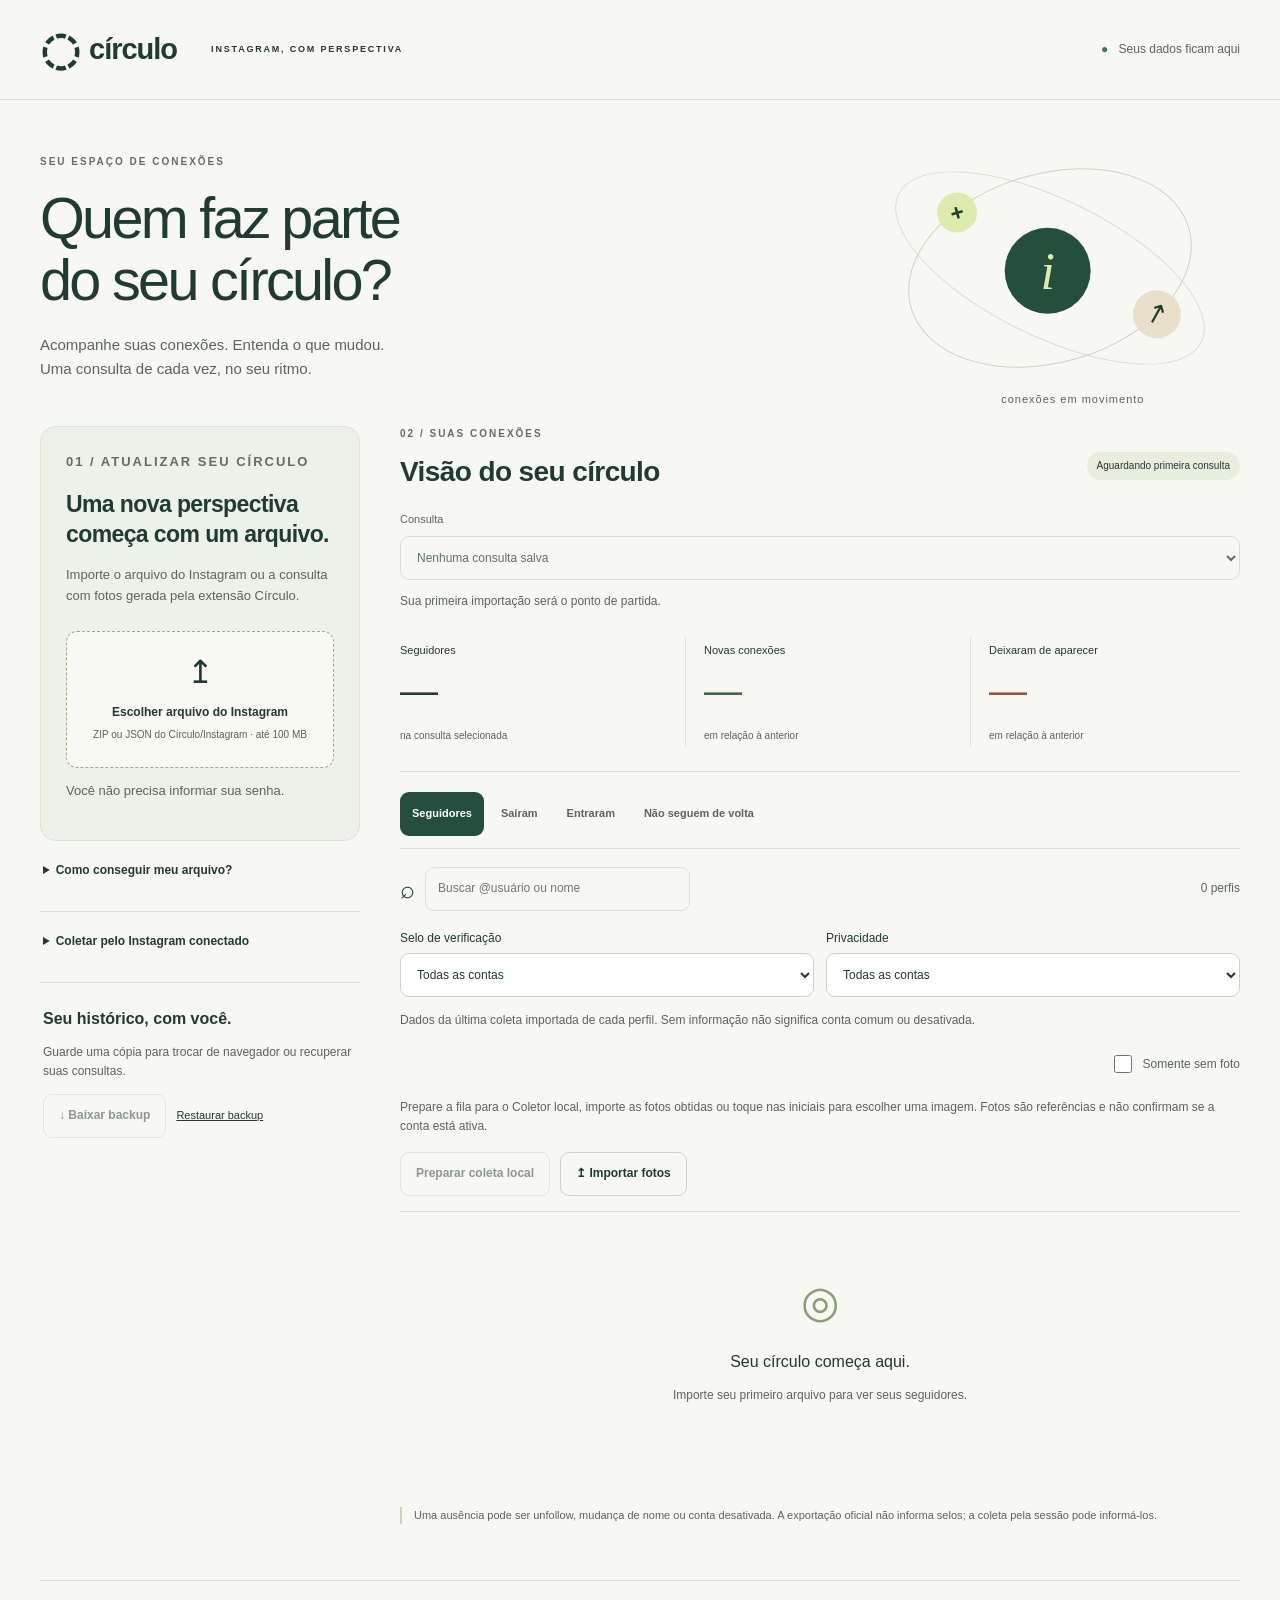
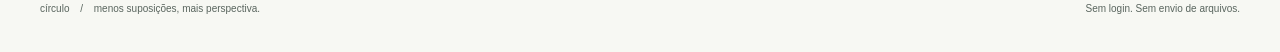
<file: index.html>
<!doctype html>
<html lang="pt-BR">
<meta charset="utf-8"><meta name="viewport" content="width=device-width,initial-scale=1">
<meta http-equiv="Content-Security-Policy" content="default-src 'self'; style-src 'self'; script-src 'self'; connect-src 'self'; img-src 'self' data:; object-src 'none'; base-uri 'none'">
<meta name="description" content="Compare suas exportações do Instagram e acompanhe mudanças nos seguidores com dados guardados no seu navegador.">
<title>Círculo · Seu Instagram, com perspectiva</title>
<link rel="stylesheet" href="style.css"><script src="app.js" type="module"></script>
<body>
<header><a class="brand" href="./"><span class="mark" aria-hidden="true">◌</span> círculo<span class="brand-note">INSTAGRAM, COM PERSPECTIVA</span></a><span class="privacy"><span aria-hidden="true">●</span> Seus dados ficam aqui</span></header>
<main>
<section class="heading"><div><p class="eyebrow">SEU ESPAÇO DE CONEXÕES</p><h1>Quem faz parte<br>do seu círculo?</h1><p class="intro">Acompanhe suas conexões. Entenda o que mudou.<br>Uma consulta de cada vez, no seu ritmo.</p></div><div class="orbit" aria-hidden="true"><span class="orbit-label">conexões em movimento</span><i>i</i><b>+</b><em>↗</em></div></section>
<div id="notice" role="status" aria-live="polite" hidden></div>
<section class="workspace">
<aside><div class="import-panel"><p class="eyebrow">01 / ATUALIZAR SEU CÍRCULO</p><h2>Uma nova perspectiva <br>começa com um arquivo.</h2><p>Importe o arquivo do Instagram ou a consulta com fotos gerada pela extensão Círculo.</p><label class="drop" id="drop"><span class="upload-icon" aria-hidden="true">↥</span><strong>Escolher arquivo do Instagram</strong><span>ZIP ou JSON do Círculo/Instagram · até 100 MB</span><input id="file" type="file" accept=".zip,.json" aria-label="Escolher arquivo do Instagram"></label><p id="file-info" class="small">Você não precisa informar sua senha.</p><form id="import-form" hidden><label>Conta do Instagram<input id="account" required maxlength="30" pattern="[A-Za-z0-9_.]+" placeholder="seu.usuario" autocomplete="off"></label><label>Data da exportação<input id="date" type="date" required></label><p class="small">Confira a conta e a data antes de salvar. Compare sempre exportações completas da mesma conta.</p><button class="primary" type="submit">Salvar consulta e comparar <span aria-hidden="true">↗</span></button></form></div><details class="help"><summary>Como conseguir meu arquivo?</summary><p>No Instagram, procure “Exportar suas informações” na Central de Contas. Inclua seguidores e seguindo, escolha todo o período e o formato JSON. Importe o ZIP recebido aqui.</p></details><details class="help"><summary>Coletar pelo Instagram conectado</summary><p>Na extensão Círculo · Conexões e fotos, clique em Coletar conexões e fotos → Iniciar coleta. Depois baixe e importe o arquivo aqui. Não precisa de Console, senha ou rolagem manual.</p><p>Já usa a extensão? Recarregue-a uma vez na página de extensões do Chrome para receber a versão 0.3.</p></details><div class="backup"><h3>Seu histórico, com você.</h3><p>Guarde uma cópia para trocar de navegador ou recuperar suas consultas.</p><button id="export" class="secondary" disabled>↓ Baixar backup</button><label class="restore">Restaurar backup<input id="restore" type="file" accept=".json" aria-label="Restaurar backup"></label></div></aside>
<section class="results" aria-label="Análise de conexões"><div class="section-top"><div><p class="eyebrow">02 / SUAS CONEXÕES</p><h2>Visão do seu círculo</h2></div><span class="badge" id="state">Aguardando primeira consulta</span></div><label class="history-label" for="history">Consulta</label><select id="history" disabled><option>Nenhuma consulta salva</option></select><p id="comparison" class="small">Sua primeira importação será o ponto de partida.</p><div class="stats"><div><span>Seguidores</span><strong id="total">—</strong><small>na consulta selecionada</small></div><div><span>Novas conexões</span><strong id="gained">—</strong><small>em relação à anterior</small></div><div><span>Deixaram de aparecer</span><strong id="lost">—</strong><small>em relação à anterior</small></div></div><nav id="filters" aria-label="Filtrar perfis"><button data-filter="followers" aria-pressed="true">Seguidores</button><button data-filter="lost" aria-pressed="false">Saíram</button><button data-filter="gained" aria-pressed="false">Entraram</button><button data-filter="nonmutual" aria-pressed="false">Não seguem de volta</button></nav><div id="category-tools" hidden><label for="category-filter">Categoria</label><select id="category-filter"><option value="all">Todas as categorias</option><option value="review">A revisar</option><option value="personal">Pessoal</option><option value="artist">Artista/figura pública</option><option value="brand">Marca/organização</option></select><p class="small">Você escolhe a categoria de cada perfil. Essa classificação fica salva para as próximas consultas.</p></div><div class="search-row"><label class="search"><span aria-hidden="true">⌕</span><input id="search" type="search" placeholder="Buscar @usuário ou nome" aria-label="Buscar por usuário ou nome"></label><span id="count" class="small">0 perfis</span></div><div class="account-filters"><label>Selo de verificação<select id="verification-filter"><option value="all">Todas as contas</option><option value="yes">Com selo informado</option><option value="no">Sem selo informado</option><option value="unknown">Sem informação</option></select></label><label>Privacidade<select id="privacy-filter"><option value="all">Todas as contas</option><option value="yes">Privadas</option><option value="no">Públicas</option><option value="unknown">Sem informação</option></select></label></div><p class="small">Dados da última coleta importada de cada perfil. Sem informação não significa conta comum ou desativada.</p><div class="photo-toolbar"><span id="photo-coverage" class="small"></span><label><input id="without-photo" type="checkbox"> Somente sem foto</label></div><p class="profile-hint small">Prepare a fila para o Coletor local, importe as fotos obtidas ou toque nas iniciais para escolher uma imagem. Fotos são referências e não confirmam se a conta está ativa.</p><button id="prepare-local" type="button" class="secondary" disabled>Preparar coleta local</button><label class="photos-import secondary">↥ Importar fotos<input id="photos-import" type="file" accept=".json" aria-label="Importar fotos do Coletor local ou da extensão Círculo"></label><input id="photo-file" type="file" accept="image/jpeg,image/png,image/webp" aria-label="Escolher foto de referência" hidden><div id="list" class="list"><div class="empty"><span aria-hidden="true">◎</span><h3>Seu círculo começa aqui.</h3><p>Importe seu primeiro arquivo para ver os seguidores.<br>Na próxima consulta, você verá o que mudou.</p></div></div><button id="more" class="secondary" hidden>Mostrar mais perfis</button><p class="footnote">Uma ausência pode ser unfollow, mudança de nome ou conta desativada. A exportação oficial não informa selos; a coleta pela sessão pode informá-los.</p></section>
</section><footer><span>círculo <span aria-hidden="true">/</span> menos suposições, mais perspectiva.</span><span>Sem login. Sem envio de arquivos.</span></footer>
</main></body></html>
</file>
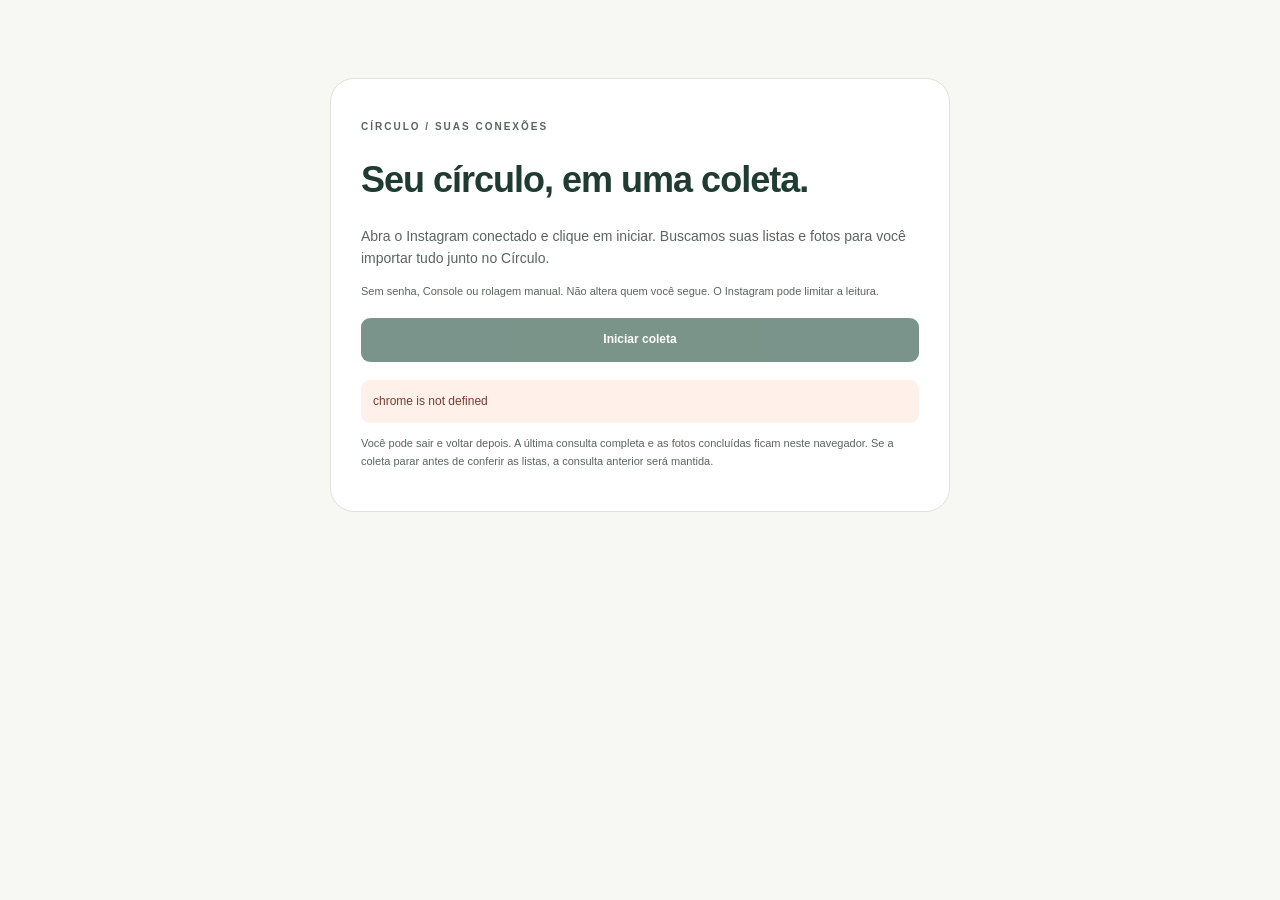
<file: extension/collection.html>
<!doctype html><html lang="pt-BR"><meta charset="utf-8"><meta name="viewport" content="width=device-width,initial-scale=1"><title>Círculo · Coletar conexões</title><link rel="stylesheet" href="popup.css"><link rel="stylesheet" href="collection.css"><script src="collection.mjs" type="module"></script>
<body><main><p class="eyebrow">CÍRCULO / SUAS CONEXÕES</p><h1>Seu círculo, em uma coleta.</h1><p>Abra o Instagram conectado e clique em iniciar. Buscamos suas listas e fotos para você importar tudo junto no Círculo.</p><p class="small">Sem senha, Console ou rolagem manual. Não altera quem você segue. O Instagram pode limitar a leitura.</p><button id="start" disabled>Iniciar coleta</button><button id="stop" hidden>Parar e guardar progresso</button><progress id="progress" max="1" value="0" hidden aria-label="Progresso das fotos"></progress><p id="status" role="status" aria-live="polite">Pronto para começar. Mantenha esta aba e a aba do Instagram abertas durante a coleta.</p><div id="result" hidden><h2 id="account"></h2><p id="summary"></p><button id="download">↓ Baixar para o Círculo</button><button id="photos">Continuar fotos restantes</button><p class="small">No Círculo, escolha este arquivo em “Escolher arquivo do Instagram”. As listas e as fotos serão importadas juntas. Fotos antigas e categorias manuais serão preservadas.</p></div><p class="small">Você pode sair e voltar depois. A última consulta completa e as fotos concluídas ficam neste navegador. Se a coleta parar antes de conferir as listas, a consulta anterior será mantida.</p></main></body></html>
</file>
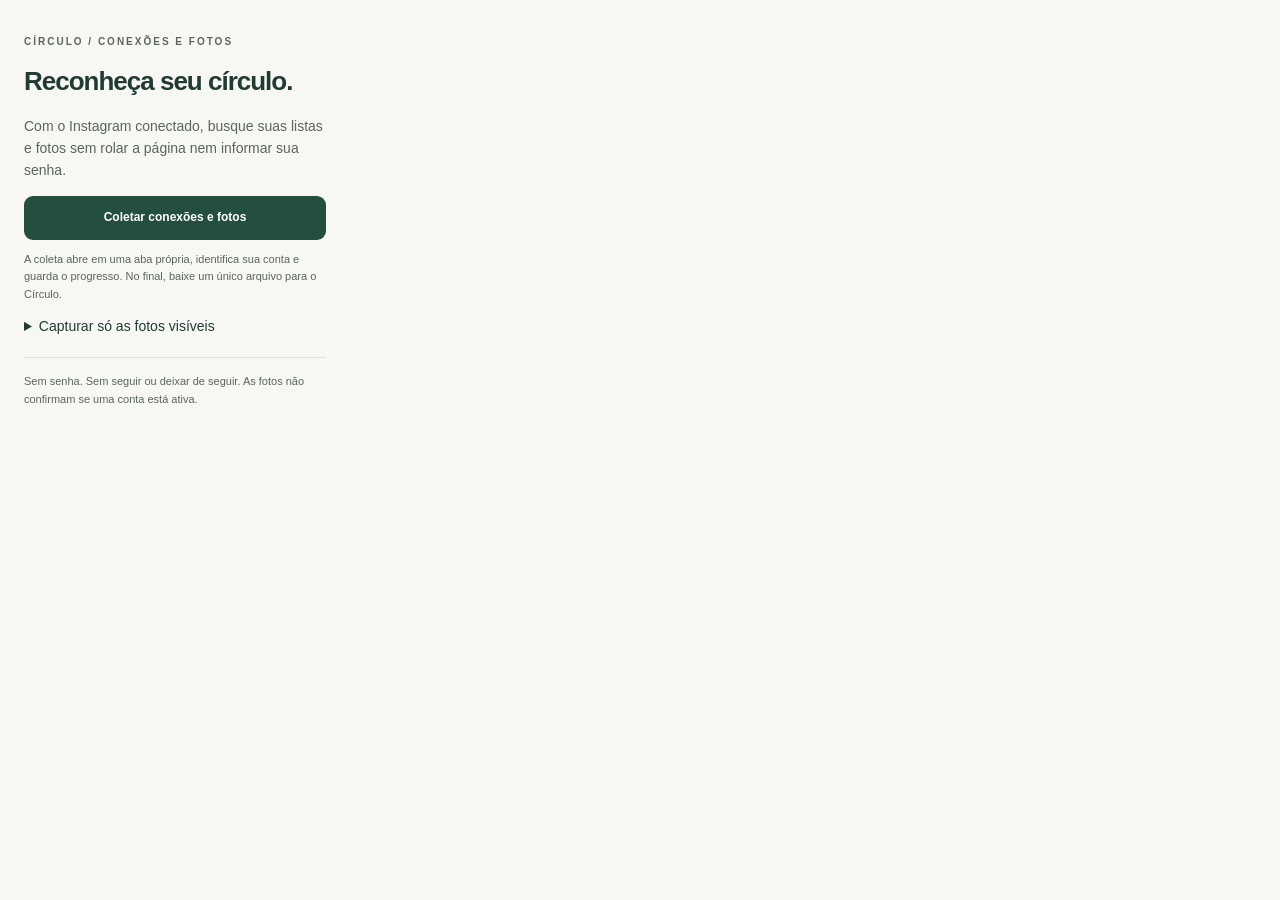
<file: extension/popup.html>
<!doctype html>
<html lang="pt-BR"><meta charset="utf-8"><meta name="viewport" content="width=device-width,initial-scale=1"><meta name="description" content="Capture fotos de perfis visíveis no Instagram para importar no Círculo."><title>Círculo · Conexões e fotos</title><link rel="stylesheet" href="popup.css"><script src="popup.js" type="module"></script>
<body><main><p class="eyebrow">CÍRCULO / CONEXÕES E FOTOS</p><h1>Reconheça seu círculo.</h1><p>Com o Instagram conectado, busque suas listas e fotos sem rolar a página nem informar sua senha.</p><button id="collect-all" type="button">Coletar conexões e fotos</button><p class="small">A coleta abre em uma aba própria, identifica sua conta e guarda o progresso. No final, baixe um único arquivo para o Círculo.</p><details><summary>Capturar só as fotos visíveis</summary><div class="capture-stats"><div><strong id="saved-count">0</strong><span>fotos guardadas nesta conta</span></div><div><strong id="missing-count">—</strong><span>visíveis ainda sem foto</span></div></div><form id="capture-form"><label for="account">Sua conta no Círculo</label><input id="account" required maxlength="30" pattern="[A-Za-z0-9_.]+" placeholder="seu.usuario" autocomplete="off"><p class="small">Use o mesmo usuário da consulta salva no Círculo. Não é a conta do perfil que você está visitando.</p><button id="capture" type="submit">Capturar fotos visíveis</button></form><progress id="progress" max="1" value="0" aria-label="Progresso da captura atual" hidden></progress><p id="status" role="status" aria-live="polite">Nenhuma captura feita.</p><button id="download" type="button" hidden>↓ Baixar todas as fotos desta conta</button><button id="clear" type="button" hidden>Limpar capturas desta conta</button><p class="small">Depois, use “Importar fotos” no Círculo. Role a lista do Instagram e repita para outros perfis. As fotos concluídas ficam guardadas mesmo se você fechar esta janela. Reabra na mesma conta para continuar.</p></details></main><footer>Sem senha. Sem seguir ou deixar de seguir. As fotos não confirmam se uma conta está ativa.</footer></body></html>
</file>
<file: style.css>
@charset "UTF-8";
:root{--bg:#f7f8f3;--ink:#203b32;--muted:#59655e;--line:#dde3d9;--green:#244e3e;--lime:#ddebaf;--white:#fff;--rose:#925343}*{box-sizing:border-box}body{margin:0;background:var(--bg);color:var(--ink);font:15px/1.6 "Segoe UI",Arial,sans-serif}button,input,select{font:inherit}button,a,label.drop,.restore{touch-action:manipulation}button{cursor:pointer}button:disabled{opacity:.5;cursor:default}button,input,select{border-radius:9px}button:focus-visible,a:focus-visible,input:focus-visible,select:focus-visible,summary:focus-visible,.drop:focus-within,.restore:focus-within{outline:3px solid #95733b;outline-offset:4px}header{max-width:1360px;margin:auto;min-height:100px;border-bottom:1px solid var(--line);display:flex;align-items:center;justify-content:space-between;padding:0 40px;gap:20px}.brand{display:flex;align-items:center;gap:10px;text-decoration:none;color:var(--ink);font-size:29px;font-weight:650;letter-spacing:-1px}.mark{font-size:46px;line-height:1}.brand-note{font-size:9px;letter-spacing:1.8px;margin-left:24px;font-weight:600}.privacy{font-size:12px;color:var(--muted)}.privacy span{color:#3e7755;margin-right:7px}main{max-width:1280px;padding:0 40px;margin:auto}.heading{display:flex;align-items:center;justify-content:space-between;padding:54px 0 45px}.eyebrow{font-size:10px;font-weight:700;letter-spacing:2px;margin:0 0 17px;color:#60705e}h1{font-size:clamp(38px,4.5vw,60px);line-height:1.08;letter-spacing:-2.7px;font-weight:500;margin:0}p{color:var(--muted)}.intro{margin:22px 0 0}.orbit{position:relative;border:1px solid #c9d6bf;border-radius:50%;height:190px;width:290px;transform:rotate(-16deg);margin-right:45px}.orbit:before{content:"";position:absolute;inset:25px -25px;border:1px solid #d9dfc9;border-radius:50%;transform:rotate(42deg)}.orbit i,.orbit b,.orbit em{position:absolute;display:grid;place-items:center;border-radius:50%;font-style:normal}.orbit i{width:86px;height:86px;background:var(--green);color:var(--lime);top:53px;left:98px;font:italic 52px Georgia;transform:rotate(16deg)}.orbit b{width:40px;height:40px;top:-5px;left:50px;background:var(--lime);font-size:23px}.orbit em{width:48px;height:48px;bottom:-4px;right:30px;background:#eadfca;font-size:27px}.orbit-label{position:absolute;bottom:-48px;left:58px;transform:rotate(16deg);font-size:11px;letter-spacing:1px;color:var(--muted)}.workspace{display:grid;grid-template-columns:320px minmax(0,1fr);gap:40px;padding-bottom:45px}h2{font-size:23px;line-height:1.3;letter-spacing:-.6px;font-weight:550;margin:0 0 15px}h3{font-size:16px;margin:0 0 9px}.import-panel{background:#edf1e7;border:1px solid #dce4d3;border-radius:16px;padding:25px}.import-panel p{font-size:13px}.drop{display:flex;position:relative;flex-direction:column;align-items:center;text-align:center;border:1px dashed #9aaa8b;border-radius:11px;padding:24px 12px;background:#f7f9f2;cursor:pointer;margin:24px 0 12px}.drop:hover,.drop.dragover{border-color:var(--green);background:#e5edda}.drop strong{font-size:12px}.drop>span:last-of-type{font-size:10px;color:var(--muted);margin-top:5px}.upload-icon{font-size:32px;line-height:1;margin-bottom:15px}.drop input,.restore input{position:absolute;inset:0;opacity:0;width:100%;height:100%;cursor:pointer}.small{font-size:12px;color:var(--muted)}#file-info{overflow-wrap:anywhere}form label{display:block;font-size:12px;font-weight:600;margin:15px 0}input:not([type=file]),select{width:100%;border:1px solid #cbd5c5;padding:10px 12px;background:white;color:var(--ink);min-height:44px}button{min-height:44px;border:0;padding:10px 15px;font-weight:600;font-size:12px}.primary{background:var(--green);color:white;width:100%}.primary span{margin-left:12px}.secondary{border:1px solid #cbd5c5;background:transparent;color:var(--ink)}.help{padding:20px 3px;border-bottom:1px solid var(--line);font-size:12px}.help summary{cursor:pointer;font-weight:600;min-height:30px}.backup{padding:23px 3px}.backup p{font-size:12px}.restore{position:relative;display:inline-flex;align-items:center;min-height:44px;font-size:11px;margin-left:10px;text-decoration:underline;cursor:pointer}.section-top{display:flex;align-items:center;justify-content:space-between;gap:10px}.section-top .eyebrow{margin-bottom:12px}.section-top h2{font-size:28px}.badge{background:#e8edde;padding:6px 10px;border-radius:30px;font-size:10px;max-width:190px}.history-label{font-size:11px;color:var(--muted)}#history{font-size:12px;max-width:100%;margin-top:6px;background:transparent}.stats{display:grid;grid-template-columns:repeat(3,1fr);border-bottom:1px solid var(--line);padding:14px 0 25px;margin:0 0 20px;gap:15px}.stats>div{border-left:1px solid var(--line);padding-left:18px}.stats>div:first-child{border:0;padding-left:0}.stats span{font-size:11px}.stats strong{display:block;font-size:38px;font-weight:500;letter-spacing:-1.5px;line-height:1.6}.stats small{font-size:10px;color:var(--muted)}#gained{color:#3f6946}#lost{color:var(--rose)}nav{display:flex;flex-wrap:wrap;gap:5px;border-bottom:1px solid var(--line);padding-bottom:12px}nav button{background:transparent;color:var(--muted);padding:9px 12px;font-size:11px}nav button[aria-pressed=true]{background:var(--green);color:white}.search-row{display:flex;align-items:center;justify-content:space-between;gap:15px;margin:18px 0}.search{display:flex;align-items:center;gap:10px;max-width:290px;width:70%}.search span{font-size:25px}.search input{background:transparent;border-color:var(--line);font-size:12px}.list{border-top:1px solid var(--line)}.profile{display:flex;align-items:center;gap:13px;border-bottom:1px solid var(--line);padding:12px 0}.avatar{flex:0 0 38px;height:38px;border-radius:50%;display:grid;place-items:center;background:#e7ecde;font-size:12px;font-weight:650;text-transform:uppercase}.profile:nth-child(3n) .avatar{background:#eee3d4}.profile a{font-size:13px;color:var(--ink);text-decoration:none;overflow-wrap:anywhere;min-width:0;flex:1}.profile a:hover{text-decoration:underline}.profile a span{float:right;color:#65716b;padding:0 7px}.empty{text-align:center;padding:55px 15px;min-height:270px}.empty>span{font-size:44px;color:#8a9f76}.empty h3{margin:12px 0;font-weight:500}.empty p{font-size:12px}.footnote{font-size:11px;border-left:2px solid #c8d5b9;padding-left:12px;margin-top:25px}#more{margin-top:15px;width:100%}#notice{padding:13px 18px;background:#e5eddb;border:1px solid #c8d7ba;border-radius:10px;margin-bottom:25px;font-size:13px}#notice.error{background:#fff0e9;border-color:#e8c1ae;color:#773c2e}footer{display:flex;justify-content:space-between;border-top:1px solid var(--line);padding:20px 0 35px;font-size:10px;color:var(--muted);gap:20px}footer span span{margin:0 8px} [hidden]{display:none!important}@media(max-width:850px){main{padding:0 22px}header{padding:0 22px;min-height:80px}.brand-note{display:none}.workspace{grid-template-columns:270px minmax(0,1fr);gap:24px}.import-panel{padding:20px}.orbit{margin-right:15px;transform:scale(.8) rotate(-16deg)}.stats{gap:8px}.stats>div{padding-left:9px}.section-top{align-items:flex-start;flex-direction:column}.stats span{font-size:10px}}@media(max-width:650px){header{gap:10px}.brand{font-size:25px}.privacy{font-size:10px}main{padding:0 20px}.heading{padding:35px 0}.heading h1{font-size:43px}.intro{font-size:13px}.orbit{display:none}.workspace{grid-template-columns:1fr;gap:20px}.import-panel h2 br{display:none}.drop{margin-top:18px;padding:20px}.help{padding:15px 3px}.backup{padding:18px 3px}.section-top{flex-direction:row;align-items:center}.section-top h2{font-size:24px}.badge{max-width:130px}.stats strong{font-size:35px}nav{gap:0}nav button{padding:9px 10px}footer{flex-direction:column;gap:4px}.empty{padding:35px 10px}}@media(prefers-reduced-motion:no-preference){button,.drop{transition:background .15s,border-color .15s}button:hover:not(:disabled){filter:brightness(.96)}}

.profile{flex-wrap:wrap}.profile .avatar{padding:0;flex-basis:44px;width:44px;height:44px;min-height:44px;overflow:hidden;color:var(--ink);border:1px solid #cbd5c5}.avatar img{width:100%;height:100%;object-fit:cover;display:block}.profile-category{width:170px;font-size:11px;flex-shrink:0}.remove-photo{background:transparent;color:var(--muted);font-size:10px;text-decoration:underline;padding:5px}.profile-hint{margin:0 0 15px}#category-tools{margin-top:18px}#category-tools>label{font-size:12px;display:block;margin-bottom:5px}#category-filter{max-width:300px;font-size:12px}#category-tools p{margin-bottom:0}@media(max-width:650px){.profile-category{width:calc(100% - 57px);margin-left:57px}.profile a{flex-basis:calc(100% - 70px)}.remove-photo{margin-left:57px}.profile .avatar{flex-grow:0}.profile-hint{font-size:11px}}

.suggestion-label{font-size:10px;color:var(--muted);flex-basis:100%;margin-left:57px}

.photos-import{position:relative;display:inline-flex;align-items:center;min-height:44px;padding:10px 15px;margin:0 0 15px;border-radius:9px;font-size:12px;font-weight:600;cursor:pointer}.photos-import input{position:absolute;inset:0;opacity:0;width:100%;height:100%;cursor:pointer}.photos-import:focus-within{outline:3px solid #95733b;outline-offset:4px}

.photo-toolbar{display:flex;align-items:center;justify-content:space-between;gap:15px;flex-wrap:wrap;margin-bottom:12px}.photo-toolbar label{display:inline-flex;align-items:center;gap:8px;min-height:44px;font-size:12px;color:var(--muted)}.photo-toolbar input[type=checkbox]{width:18px;height:18px;min-height:18px;accent-color:var(--green);padding:0}

#prepare-local{margin:0 10px 15px 0}#prepare-local+.photos-import{vertical-align:top}

.account-filters{display:flex;flex-wrap:wrap;gap:12px;margin:14px 0}.account-filters label{flex:1;min-width:160px;font-size:12px}.account-filters select{display:block;width:100%;margin-top:5px;font-size:12px}.profile a .profile-name{display:block;font-size:11px;font-weight:400;color:var(--muted);margin-top:3px;overflow-wrap:anywhere}
</file>
<file: extension/popup.css>
body{width:350px;padding:24px;margin:0;background:#f7f8f3;color:#203b32;font:14px/1.6 "Segoe UI",Arial,sans-serif;box-sizing:border-box}*{box-sizing:border-box}h1{font-size:26px;line-height:1.15;letter-spacing:-1px;font-weight:550}.eyebrow{font-size:10px;letter-spacing:2px;font-weight:700}p,footer{color:#59655e}.small,footer{font-size:11px}label{display:block;font-size:12px;font-weight:600}input,button{font:inherit;width:100%;min-height:44px;padding:10px 12px;border-radius:9px}input{border:1px solid #cbd5c5;background:white;color:#203b32}button{border:0;background:#244e3e;color:white;cursor:pointer;font-weight:600;font-size:12px}button:disabled{opacity:.6;cursor:wait}#download{background:#ddebaf;color:#203b32}#status{font-size:12px;padding:12px;background:#edf1e7;border-radius:9px;overflow-wrap:anywhere}.error{color:#773c2e!important;background:#fff0e9!important}footer{margin-top:20px;border-top:1px solid #dde3d9;padding-top:15px}:focus-visible{outline:3px solid #95733b;outline-offset:3px}[hidden]{display:none!important}

.capture-stats{display:grid;grid-template-columns:1fr 1fr;gap:16px;border-block:1px solid #dde3d9;padding:14px 0;margin-bottom:18px}.capture-stats strong{display:block;font-size:28px;font-weight:500}.capture-stats span{font-size:10px;color:#59655e;display:block}progress{width:100%;height:9px;accent-color:#244e3e;margin-top:15px}#clear{background:transparent;color:#773c2e;text-decoration:underline;font-size:11px;margin-top:8px}
</file>
<file: extension/collection.css>
body{width:auto;max-width:680px;margin:48px auto;padding:30px}main{background:#fff;border:1px solid #dde3d9;border-radius:24px;padding:30px}h1{font-size:36px}h2{font-size:20px}button{margin:6px 0}#stop,#photos{background:#edf1e7;color:#203b32}#result{border-top:1px solid #dde3d9;margin-top:20px;padding-top:16px}@media(max-width:500px){body{margin:12px auto;padding:12px}main{padding:20px}h1{font-size:28px}}
</file>
